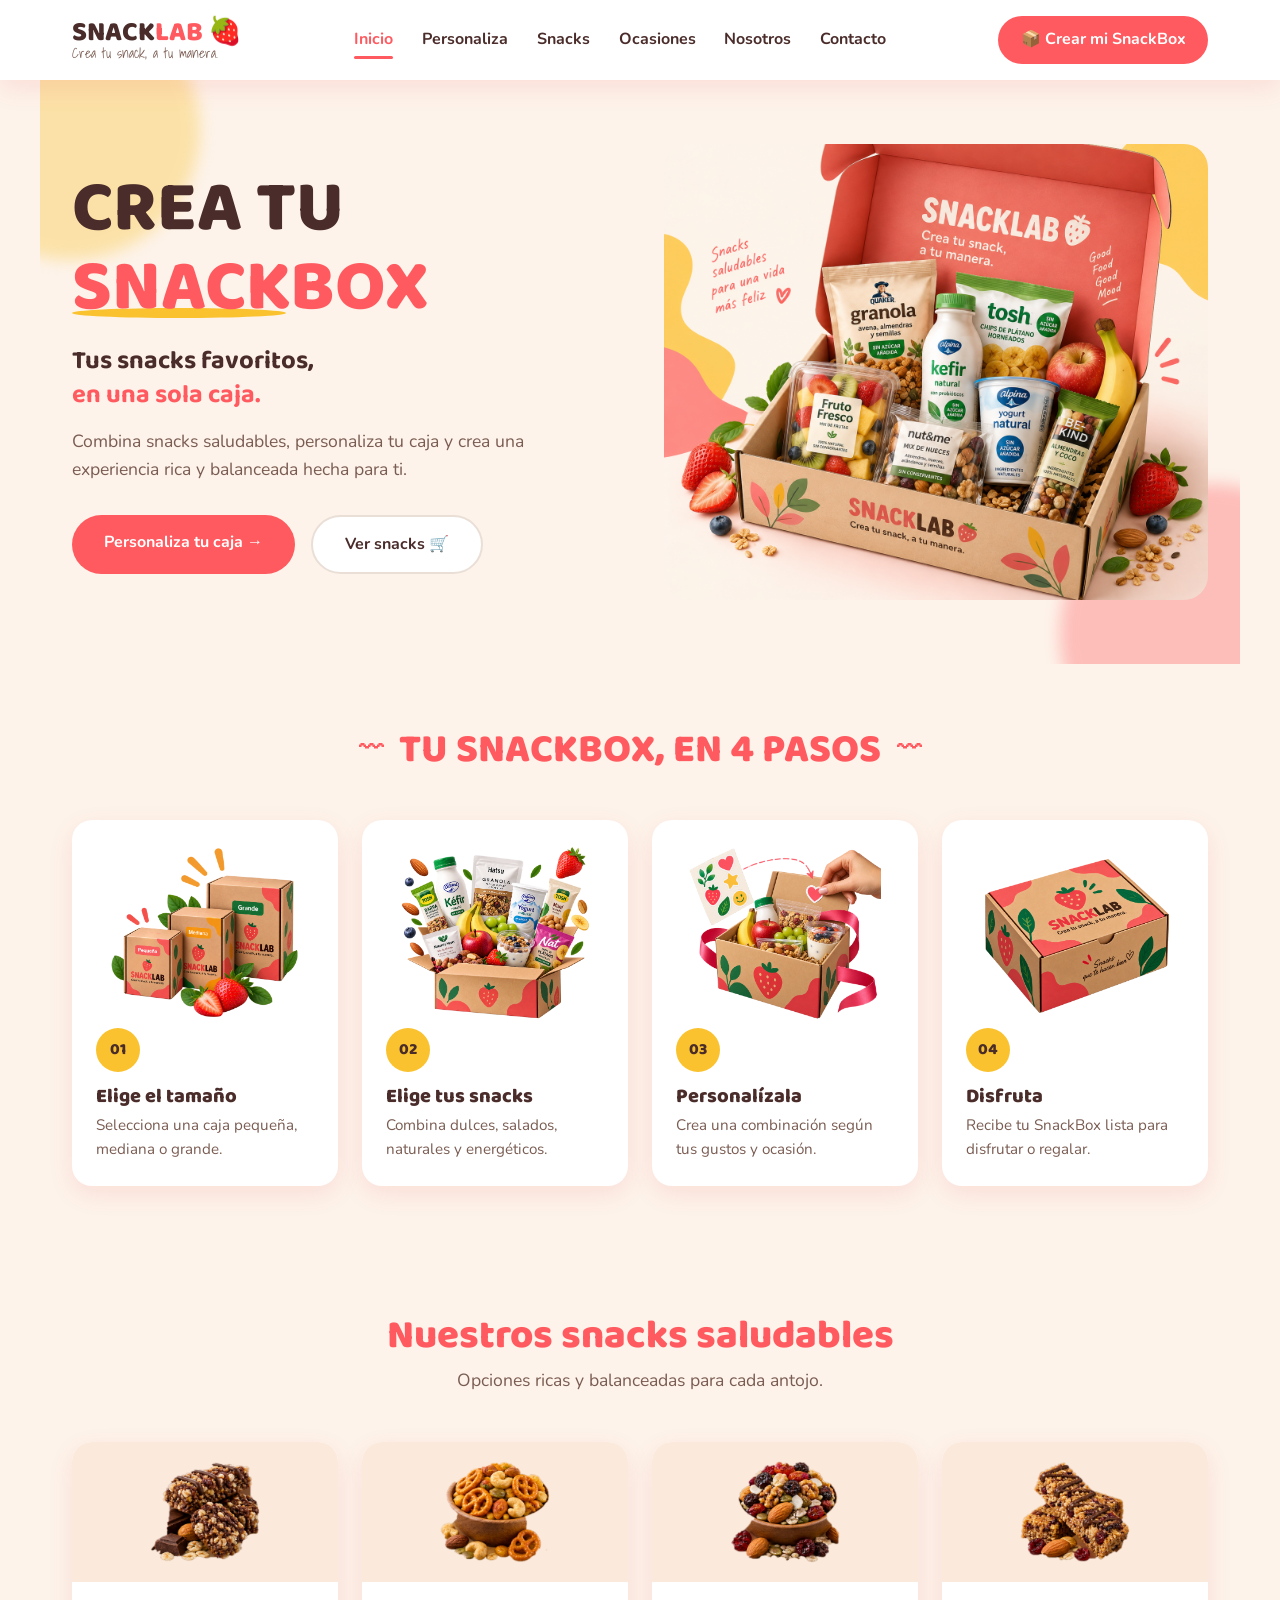
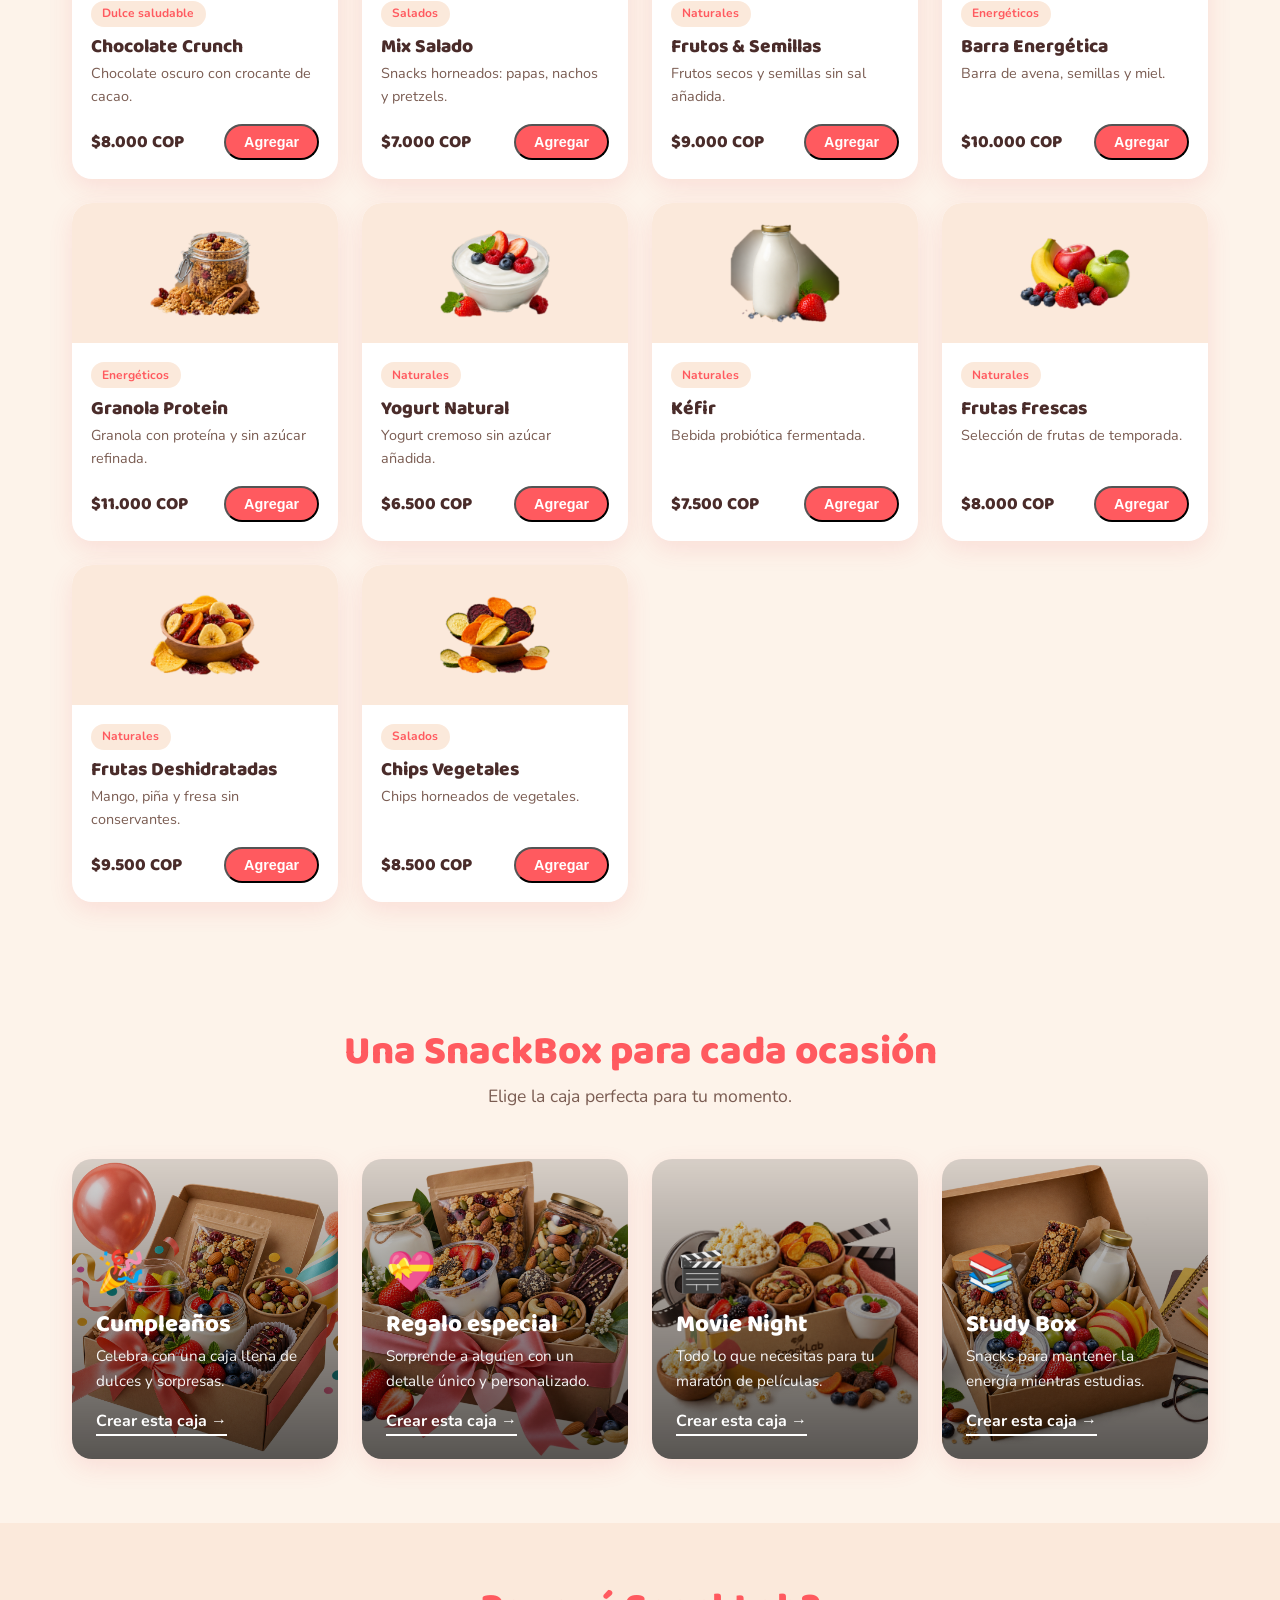
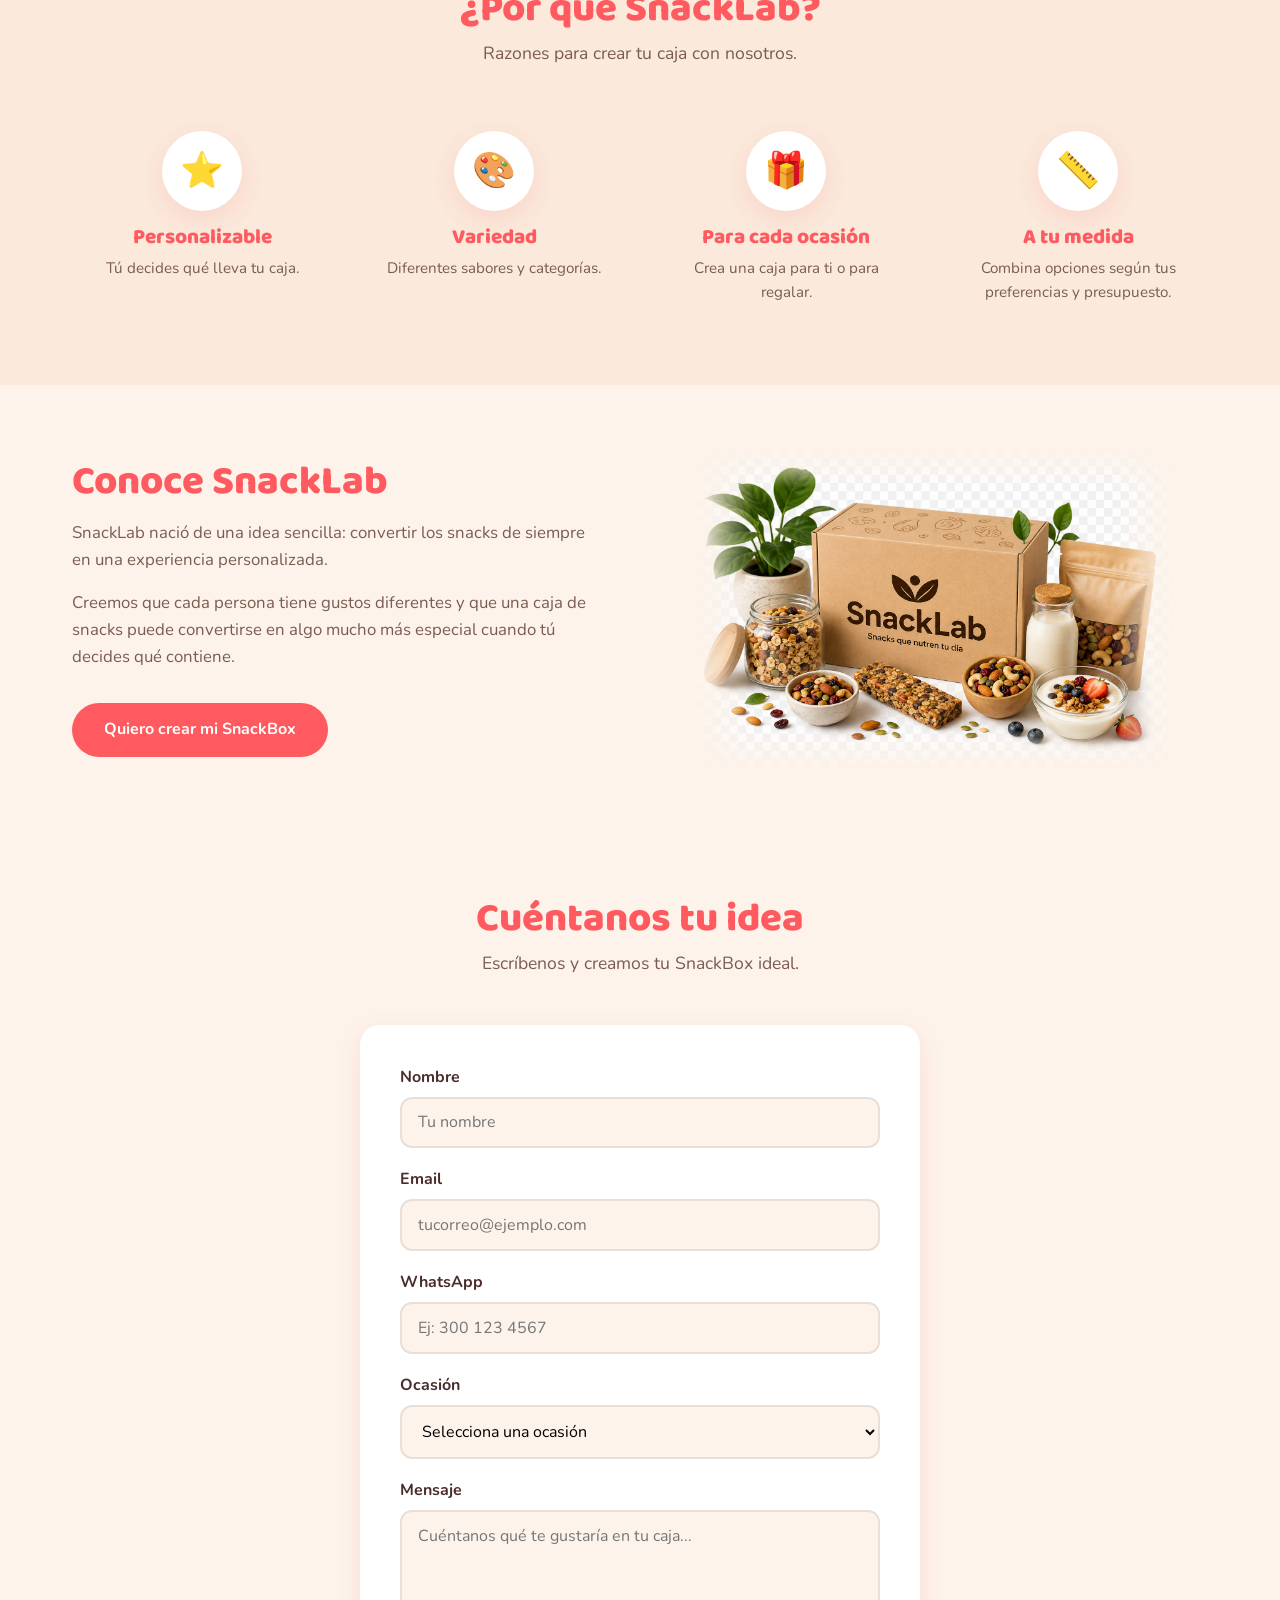
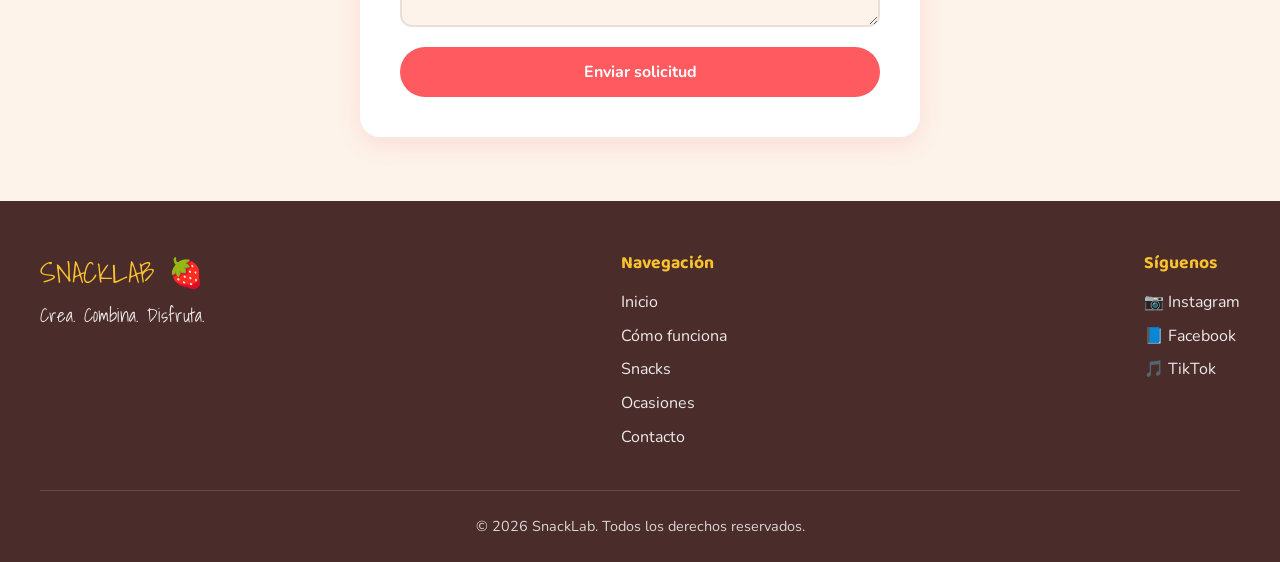
<file: index.html>
<!DOCTYPE html>
<html lang="es">
<head>
    <meta charset="UTF-8">
    <meta name="viewport" content="width=device-width, initial-scale=1.0">
    <title>SnackLab 🍓 | Crea tu snack, a tu manera</title>

    <!-- Google Fonts: Baloo 2 (títulos gruesos y redondeados) + Nunito (texto) -->
    <link rel="preconnect" href="https://fonts.googleapis.com">
    <link rel="preconnect" href="https://fonts.gstatic.com" crossorigin>
    <link href="https://fonts.googleapis.com/css2?family=Baloo+2:wght@600;700;800&family=Nunito:wght@400;600;700&display=swap" rel="stylesheet">

    <link rel="stylesheet" href="css/styles.css">
</head>
<body>

    <!-- ============================================= -->
    <!-- HEADER: zona superior con la navegación       -->
    <!-- ============================================= -->
    <header class="header">
        <nav class="navbar">
            <!-- Logo con dos colores + tagline debajo -->
            <a href="#inicio" class="navbar__logo">
                <span class="navbar__logo-text">
                    <span class="navbar__logo-snack">SNACK</span><span class="navbar__logo-lab">LAB</span> 🍓
                </span>
                <span class="navbar__logo-tagline">Crea tu snack, a tu manera.</span>
            </a>

            <!-- Menú de enlaces internos (anclas a cada sección) -->
            <ul class="navbar__menu">
                <li><a href="#inicio" class="is-active">Inicio</a></li>
                <li><a href="#como-funciona">Personaliza</a></li>
                <li><a href="#snacks">Snacks</a></li>
                <li><a href="#ocasiones">Ocasiones</a></li>
                <li><a href="#nosotros">Nosotros</a></li>
                <li><a href="#contacto">Contacto</a></li>
            </ul>

            <!-- Botón principal (CTA): visualmente es un botón, por dentro un enlace -->
            <a href="#contacto" class="navbar__cta">📦 Crear mi SnackBox</a>
        </nav>
    </header>

    <!-- ============================================= -->
    <!-- MAIN: contenido principal de la página         -->
    <!-- ============================================= -->
    <main>

        <!-- HERO: primera impresión (Fase 5) -->
        <section id="inicio" class="hero">
            <!-- COLUMNA IZQUIERDA: texto y botones -->
            <div class="hero__content">
                <h1 class="hero__title">
                    <span class="hero__title-line1">Crea tu</span>
                    <span class="hero__title-line2">SnackBox</span>
                </h1>
                <p class="hero__subtitle">
                    Tus snacks favoritos,<br>
                    <span class="hero__subtitle-accent">en una sola caja.</span>
                </p>
                <p class="hero__text">
                    Combina snacks saludables, personaliza tu caja y crea una
                    experiencia rica y balanceada hecha para ti.
                </p>
                <!-- Grupo de botones: principal y secundario -->
                <div class="hero__buttons">
                    <a href="#contacto" class="btn btn--primary">Personaliza tu caja →</a>
                    <a href="#snacks" class="btn btn--secondary">Ver snacks 🛒</a>
                </div>
            </div>

            <!-- COLUMNA DERECHA: imagen principal de la SnackBox -->
            <div class="hero__image">
                <img src="img/ppal.png" alt="SnackBox de SnackLab llena de snacks variados">
            </div>
        </section>

        <!-- CÓMO FUNCIONA: 4 pasos (Fase 6) -->
        <section id="como-funciona" class="section">
            <h2 class="section__title section__title--sparkles">Tu SnackBox, en 4 pasos</h2>

            <!-- Contenedor Grid: aquí viven las 4 tarjetas de pasos -->
            <div class="steps">
                <article class="step-card">
                    <img class="step-card__img" src="img/paso1.png" alt="Elige el tamaño de la caja">
                    <div class="step-card__body">
                        <span class="step-card__number">01</span>
                        <h3 class="step-card__title">Elige el tamaño</h3>
                        <p class="step-card__text">Selecciona una caja pequeña, mediana o grande.</p>
                    </div>
                </article>

                <article class="step-card">
                    <img class="step-card__img" src="img/paso2.png" alt="Elige tus snacks">
                    <div class="step-card__body">
                        <span class="step-card__number">02</span>
                        <h3 class="step-card__title">Elige tus snacks</h3>
                        <p class="step-card__text">Combina dulces, salados, naturales y energéticos.</p>
                    </div>
                </article>

                <article class="step-card">
                    <img class="step-card__img" src="img/paso3.png" alt="Personaliza tu caja">
                    <div class="step-card__body">
                        <span class="step-card__number">03</span>
                        <h3 class="step-card__title">Personalízala</h3>
                        <p class="step-card__text">Crea una combinación según tus gustos y ocasión.</p>
                    </div>
                </article>

                <article class="step-card">
                    <img class="step-card__img" src="img/paso4.png" alt="Disfruta tu SnackBox">
                    <div class="step-card__body">
                        <span class="step-card__number">04</span>
                        <h3 class="step-card__title">Disfruta</h3>
                        <p class="step-card__text">Recibe tu SnackBox lista para disfrutar o regalar.</p>
                    </div>
                </article>
            </div>
        </section>

        <!-- NUESTROS SNACKS: catálogo (Fase 7) -->
        <section id="snacks" class="section">
            <h2 class="section__title">Nuestros snacks saludables</h2>
            <p class="section__subtitle">Opciones ricas y balanceadas para cada antojo.</p>

            <!-- Grid de tarjetas de producto -->
            <div class="snacks">
                <!-- 01 -->
                <article class="snack-card">
                    <img class="snack-card__img" src="img/01_chocolate_crunch.png" alt="Chocolate Crunch">
                    <div class="snack-card__body">
                        <span class="snack-card__tag">Dulce saludable</span>
                        <h3 class="snack-card__name">Chocolate Crunch</h3>
                        <p class="snack-card__desc">Chocolate oscuro con crocante de cacao.</p>
                        <div class="snack-card__footer">
                            <span class="snack-card__price">$8.000 COP</span>
                            <button type="button" class="btn btn--primary btn--small">Agregar</button>
                        </div>
                    </div>
                </article>

                <!-- 02 -->
                <article class="snack-card">
                    <img class="snack-card__img" src="img/02_mix_salado.png" alt="Mix Salado">
                    <div class="snack-card__body">
                        <span class="snack-card__tag">Salados</span>
                        <h3 class="snack-card__name">Mix Salado</h3>
                        <p class="snack-card__desc">Snacks horneados: papas, nachos y pretzels.</p>
                        <div class="snack-card__footer">
                            <span class="snack-card__price">$7.000 COP</span>
                            <button type="button" class="btn btn--primary btn--small">Agregar</button>
                        </div>
                    </div>
                </article>

                <!-- 03 -->
                <article class="snack-card">
                    <img class="snack-card__img" src="img/03_frutos_y_semillas.png" alt="Frutos y Semillas">
                    <div class="snack-card__body">
                        <span class="snack-card__tag">Naturales</span>
                        <h3 class="snack-card__name">Frutos &amp; Semillas</h3>
                        <p class="snack-card__desc">Frutos secos y semillas sin sal añadida.</p>
                        <div class="snack-card__footer">
                            <span class="snack-card__price">$9.000 COP</span>
                            <button type="button" class="btn btn--primary btn--small">Agregar</button>
                        </div>
                    </div>
                </article>

                <!-- 04 -->
                <article class="snack-card">
                    <img class="snack-card__img" src="img/04_barra_energetica.png" alt="Barra Energética">
                    <div class="snack-card__body">
                        <span class="snack-card__tag">Energéticos</span>
                        <h3 class="snack-card__name">Barra Energética</h3>
                        <p class="snack-card__desc">Barra de avena, semillas y miel.</p>
                        <div class="snack-card__footer">
                            <span class="snack-card__price">$10.000 COP</span>
                            <button type="button" class="btn btn--primary btn--small">Agregar</button>
                        </div>
                    </div>
                </article>

                <!-- 05 -->
                <article class="snack-card">
                    <img class="snack-card__img" src="img/05_granola.png" alt="Granola Protein">
                    <div class="snack-card__body">
                        <span class="snack-card__tag">Energéticos</span>
                        <h3 class="snack-card__name">Granola Protein</h3>
                        <p class="snack-card__desc">Granola con proteína y sin azúcar refinada.</p>
                        <div class="snack-card__footer">
                            <span class="snack-card__price">$11.000 COP</span>
                            <button type="button" class="btn btn--primary btn--small">Agregar</button>
                        </div>
                    </div>
                </article>

                <!-- 06 -->
                <article class="snack-card">
                    <img class="snack-card__img" src="img/06_yogurt_natural.png" alt="Yogurt Natural">
                    <div class="snack-card__body">
                        <span class="snack-card__tag">Naturales</span>
                        <h3 class="snack-card__name">Yogurt Natural</h3>
                        <p class="snack-card__desc">Yogurt cremoso sin azúcar añadida.</p>
                        <div class="snack-card__footer">
                            <span class="snack-card__price">$6.500 COP</span>
                            <button type="button" class="btn btn--primary btn--small">Agregar</button>
                        </div>
                    </div>
                </article>

                <!-- 07 -->
                <article class="snack-card">
                    <img class="snack-card__img" src="img/07_kefir.png" alt="Kéfir">
                    <div class="snack-card__body">
                        <span class="snack-card__tag">Naturales</span>
                        <h3 class="snack-card__name">Kéfir</h3>
                        <p class="snack-card__desc">Bebida probiótica fermentada.</p>
                        <div class="snack-card__footer">
                            <span class="snack-card__price">$7.500 COP</span>
                            <button type="button" class="btn btn--primary btn--small">Agregar</button>
                        </div>
                    </div>
                </article>

                <!-- 08 -->
                <article class="snack-card">
                    <img class="snack-card__img" src="img/08_frutas_frescas.png" alt="Frutas Frescas">
                    <div class="snack-card__body">
                        <span class="snack-card__tag">Naturales</span>
                        <h3 class="snack-card__name">Frutas Frescas</h3>
                        <p class="snack-card__desc">Selección de frutas de temporada.</p>
                        <div class="snack-card__footer">
                            <span class="snack-card__price">$8.000 COP</span>
                            <button type="button" class="btn btn--primary btn--small">Agregar</button>
                        </div>
                    </div>
                </article>

                <!-- 09 -->
                <article class="snack-card">
                    <img class="snack-card__img" src="img/09_frutas_deshidratadas.png" alt="Frutas Deshidratadas">
                    <div class="snack-card__body">
                        <span class="snack-card__tag">Naturales</span>
                        <h3 class="snack-card__name">Frutas Deshidratadas</h3>
                        <p class="snack-card__desc">Mango, piña y fresa sin conservantes.</p>
                        <div class="snack-card__footer">
                            <span class="snack-card__price">$9.500 COP</span>
                            <button type="button" class="btn btn--primary btn--small">Agregar</button>
                        </div>
                    </div>
                </article>

                <!-- 10 -->
                <article class="snack-card">
                    <img class="snack-card__img" src="img/10_chips_vegetales.png" alt="Chips Vegetales">
                    <div class="snack-card__body">
                        <span class="snack-card__tag">Salados</span>
                        <h3 class="snack-card__name">Chips Vegetales</h3>
                        <p class="snack-card__desc">Chips horneados de vegetales.</p>
                        <div class="snack-card__footer">
                            <span class="snack-card__price">$8.500 COP</span>
                            <button type="button" class="btn btn--primary btn--small">Agregar</button>
                        </div>
                    </div>
                </article>
            </div>
        </section>

        <!-- OCASIONES: SnackBox temáticas (Fase 8) -->
        <section id="ocasiones" class="section">
            <h2 class="section__title">Una SnackBox para cada ocasión</h2>
            <p class="section__subtitle">Elige la caja perfecta para tu momento.</p>

            <!-- Grid de tarjetas con overlay -->
            <div class="occasions">
                <article class="occasion-card occasion-card--birthday">
                    <div class="occasion-card__content">
                        <span class="occasion-card__icon">🎉</span>
                        <h3 class="occasion-card__title">Cumpleaños</h3>
                        <p class="occasion-card__desc">Celebra con una caja llena de dulces y sorpresas.</p>
                        <a href="#contacto" class="occasion-card__cta">Crear esta caja →</a>
                    </div>
                </article>

                <article class="occasion-card occasion-card--gift">
                    <div class="occasion-card__content">
                        <span class="occasion-card__icon">💝</span>
                        <h3 class="occasion-card__title">Regalo especial</h3>
                        <p class="occasion-card__desc">Sorprende a alguien con un detalle único y personalizado.</p>
                        <a href="#contacto" class="occasion-card__cta">Crear esta caja →</a>
                    </div>
                </article>

                <article class="occasion-card occasion-card--movie">
                    <div class="occasion-card__content">
                        <span class="occasion-card__icon">🎬</span>
                        <h3 class="occasion-card__title">Movie Night</h3>
                        <p class="occasion-card__desc">Todo lo que necesitas para tu maratón de películas.</p>
                        <a href="#contacto" class="occasion-card__cta">Crear esta caja →</a>
                    </div>
                </article>

                <article class="occasion-card occasion-card--study">
                    <div class="occasion-card__content">
                        <span class="occasion-card__icon">📚</span>
                        <h3 class="occasion-card__title">Study Box</h3>
                        <p class="occasion-card__desc">Snacks para mantener la energía mientras estudias.</p>
                        <a href="#contacto" class="occasion-card__cta">Crear esta caja →</a>
                    </div>
                </article>
            </div>
        </section>

        <!-- ¿POR QUÉ SNACKLAB?: beneficios (Fase 9) -->
        <section id="beneficios" class="benefits-section">
            <div class="section">
                <h2 class="section__title">¿Por qué SnackLab?</h2>
                <p class="section__subtitle">Razones para crear tu caja con nosotros.</p>

                <div class="benefits">
                    <article class="benefit">
                        <span class="benefit__icon">⭐</span>
                        <h3 class="benefit__title">Personalizable</h3>
                        <p class="benefit__desc">Tú decides qué lleva tu caja.</p>
                    </article>

                    <article class="benefit">
                        <span class="benefit__icon">🎨</span>
                        <h3 class="benefit__title">Variedad</h3>
                        <p class="benefit__desc">Diferentes sabores y categorías.</p>
                    </article>

                    <article class="benefit">
                        <span class="benefit__icon">🎁</span>
                        <h3 class="benefit__title">Para cada ocasión</h3>
                        <p class="benefit__desc">Crea una caja para ti o para regalar.</p>
                    </article>

                    <article class="benefit">
                        <span class="benefit__icon">📏</span>
                        <h3 class="benefit__title">A tu medida</h3>
                        <p class="benefit__desc">Combina opciones según tus preferencias y presupuesto.</p>
                    </article>
                </div>
            </div>
        </section>

        <!-- SOBRE NOSOTROS: historia de la marca (Fase 10) -->
        <section id="nosotros" class="about">
            <!-- COLUMNA IZQUIERDA: historia y CTA -->
            <div class="about__content">
                <h2 class="about__title">Conoce SnackLab</h2>
                <p class="about__text">
                    SnackLab nació de una idea sencilla: convertir los snacks de siempre
                    en una experiencia personalizada.
                </p>
                <p class="about__text">
                    Creemos que cada persona tiene gustos diferentes y que una caja de
                    snacks puede convertirse en algo mucho más especial cuando tú decides
                    qué contiene.
                </p>
                <a href="#contacto" class="btn btn--primary">Quiero crear mi SnackBox</a>
            </div>

            <!-- COLUMNA DERECHA: imagen de la marca -->
            <div class="about__image">
                <img src="img/somos.png" alt="Snacks saludables de SnackLab">
            </div>
        </section>

        <!-- CONTACTO: formulario visual (Fase 11) -->
        <section id="contacto" class="section">
            <h2 class="section__title">Cuéntanos tu idea</h2>
            <p class="section__subtitle">Escríbenos y creamos tu SnackBox ideal.</p>

            <!-- Formulario visual (sin backend). action="#" no envía datos. -->
            <form class="contact-form" action="#" method="post">
                <!-- Campo NOMBRE: el label se conecta con el input por for/id -->
                <div class="form-group">
                    <label for="nombre">Nombre</label>
                    <input type="text" id="nombre" name="nombre" placeholder="Tu nombre" required>
                </div>

                <!-- Campo EMAIL: type="email" hace que el navegador valide el formato -->
                <div class="form-group">
                    <label for="email">Email</label>
                    <input type="email" id="email" name="email" placeholder="tucorreo@ejemplo.com" required>
                </div>

                <!-- Campo WHATSAPP: type="tel" muestra teclado numérico en móviles -->
                <div class="form-group">
                    <label for="whatsapp">WhatsApp</label>
                    <input type="tel" id="whatsapp" name="whatsapp" placeholder="Ej: 300 123 4567" required>
                </div>

                <!-- Campo OCASIÓN: menú desplegable (select + options) -->
                <div class="form-group">
                    <label for="ocasion">Ocasión</label>
                    <select id="ocasion" name="ocasion" required>
                        <option value="" disabled selected>Selecciona una ocasión</option>
                        <option value="cumpleanos">Cumpleaños</option>
                        <option value="regalo">Regalo especial</option>
                        <option value="movie">Movie Night</option>
                        <option value="study">Study Box</option>
                        <option value="personal">Para mí</option>
                    </select>
                </div>

                <!-- Campo MENSAJE: textarea (varias líneas) -->
                <div class="form-group">
                    <label for="mensaje">Mensaje</label>
                    <textarea id="mensaje" name="mensaje" rows="4" placeholder="Cuéntanos qué te gustaría en tu caja..." required></textarea>
                </div>

                <button type="submit" class="btn btn--primary">Enviar solicitud</button>
            </form>
        </section>

    </main>

    <!-- ============================================= -->
    <!-- FOOTER: pie de página (Fase 12)                -->
    <!-- ============================================= -->
    <footer class="footer">
        <div class="footer__top">
            <!-- Columna 1: marca -->
            <div class="footer__brand">
                <span class="footer__logo">SNACKLAB 🍓</span>
                <p class="footer__tagline">Crea. Combina. Disfruta.</p>
            </div>

            <!-- Columna 2: enlaces de navegación -->
            <nav class="footer__nav" aria-label="Enlaces del pie de página">
                <h4 class="footer__heading">Navegación</h4>
                <ul>
                    <li><a href="#inicio">Inicio</a></li>
                    <li><a href="#como-funciona">Cómo funciona</a></li>
                    <li><a href="#snacks">Snacks</a></li>
                    <li><a href="#ocasiones">Ocasiones</a></li>
                    <li><a href="#contacto">Contacto</a></li>
                </ul>
            </nav>

            <!-- Columna 3: redes sociales -->
            <div class="footer__social">
                <h4 class="footer__heading">Síguenos</h4>
                <ul>
                    <li><a href="#" target="_blank" rel="noopener">📷 Instagram</a></li>
                    <li><a href="#" target="_blank" rel="noopener">📘 Facebook</a></li>
                    <li><a href="#" target="_blank" rel="noopener">🎵 TikTok</a></li>
                </ul>
            </div>
        </div>

        <!-- Barra inferior: copyright -->
        <div class="footer__bottom">
            <p>© 2026 SnackLab. Todos los derechos reservados.</p>
        </div>
    </footer>

</body>
</html>
</file>
<file: css/styles.css>
/* ============================================= */
/* SNACKLAB - Hoja de estilos principal           */
/* ============================================= */

/* --- Carga de la fuente decorativa ---
   @font-face "instala" la fuente en la web desde un archivo local.
   La ruta ../Fonts/ sube un nivel (sale de css/) y entra a la carpeta Fonts/. */
@font-face {
    font-family: 'Shadows Into Light';
    src: url('../Fonts/ShadowsIntoLight-Regular.ttf') format('truetype');
    font-weight: 400;
    font-style: normal;
    font-display: swap; /* muestra texto de reserva mientras la fuente carga */
}

/* --- Variables CSS (paleta y valores reutilizables) ---
   Se definen una vez aquí y se usan en todo el archivo con var(--nombre).
   Si quieres cambiar un color de toda la web, lo cambias en un solo lugar. */
:root {
    --primary-color: #ff5a5f;   /* coral: color principal de la marca */
    --primary-dark: #e94b50;    /* coral más oscuro (hover) */
    --secondary-color: #ff9f45; /* naranja */
    --accent-color: #f9c22e;    /* amarillo dorado: círculos y subrayados */
    --background-color: #fdf3ea;/* crema cálido: fondo general */
    --cream-dark: #fbe9db;      /* crema un poco más intenso (secciones) */
    --text-color: #4a2c2a;      /* café oscuro: texto y logo */
    --text-light: #7a5c52;      /* café claro: descripciones */
    --white: #ffffff;

    --radius: 16px;             /* redondeo estándar de bordes */
    --shadow: 0 8px 24px rgba(233, 75, 80, 0.12); /* sombra suave cálida */
    --transition: 0.3s ease;    /* velocidad estándar de animaciones */

    /* Fuente manuscrita: solo para el logo y el tagline */
    --font-script: 'Shadows Into Light', cursive;
    /* Fuente gruesa y redondeada: títulos grandes (hero, secciones) */
    --font-titles: 'Baloo 2', cursive;
    /* Fuente para textos normales */
    --font-body: 'Nunito', 'Segoe UI', sans-serif;
}

/* --- Reset básico ---
   Quita los márgenes/rellenos por defecto del navegador
   y hace que el padding no aumente el ancho de los elementos. */
* {
    margin: 0;
    padding: 0;
    box-sizing: border-box;
}

/* Hace que al hacer clic en un enlace del menú,
   la página se desplace suavemente en vez de saltar. */
html {
    scroll-behavior: smooth;
}

/* Estilos base del cuerpo */
body {
    font-family: var(--font-body);
    line-height: 1.6;
    color: var(--text-color);
    background-color: var(--background-color);
    overflow-x: hidden; /* evita scroll horizontal por las formas decorativas */
}

/* Las imágenes nunca se salen de su contenedor */
img {
    max-width: 100%;
    display: block;
}

/* Quitamos el subrayado y el color por defecto de los enlaces */
a {
    text-decoration: none;
    color: inherit;
}

/* Quitamos los puntos de las listas */
ul {
    list-style: none;
}

/* Títulos grandes: fuente gruesa y redondeada (Baloo 2) */
h1,
h2,
h3 {
    font-family: var(--font-titles);
    font-weight: 800;
    line-height: 1.1;
}

/* ============================================= */
/* NAVBAR                                         */
/* ============================================= */

/* El header queda "pegado" arriba al hacer scroll (sticky).
   z-index alto para que quede por encima del resto del contenido. */
.header {
    background-color: var(--white);
    box-shadow: var(--shadow);
    position: sticky;
    top: 0;
    z-index: 100;
}

/* FLEXBOX: coloca logo, menú y CTA en una fila y los separa.
   justify-content: space-between = empuja los elementos a los extremos. */
.navbar {
    display: flex;
    align-items: center;
    justify-content: space-between;
    max-width: 1200px;     /* la navbar no se estira infinitamente en pantallas grandes */
    margin: 0 auto;        /* centra el contenido horizontalmente */
    padding: 1rem 2rem;
}

/* Logo: el enlace es una columna (texto arriba, tagline abajo) */
.navbar__logo {
    display: flex;
    flex-direction: column;
    line-height: 1;
}

/* Texto principal del logo, en fuente gruesa Baloo */
.navbar__logo-text {
    font-family: var(--font-titles);
    font-size: 1.7rem;
    font-weight: 800;
}

.navbar__logo-snack {
    color: var(--text-color); /* "SNACK" en café oscuro */
}

.navbar__logo-lab {
    color: var(--primary-color); /* "LAB" en coral */
}

/* Tagline pequeño en fuente manuscrita debajo del logo */
.navbar__logo-tagline {
    font-family: var(--font-script);
    font-size: 0.9rem;
    color: var(--text-light);
}

/* El menú también es un contenedor flex (enlaces en fila con separación) */
.navbar__menu {
    display: flex;
    gap: 1.8rem;
}

.navbar__menu a {
    position: relative;
    font-weight: 700;
    padding: 0.3rem 0;
    transition: color var(--transition);
}

.navbar__menu a:hover {
    color: var(--primary-color);
}

/* Enlace activo: color coral + subrayado corto debajo.
   El subrayado se dibuja con un pseudo-elemento ::after (decoración sin HTML extra). */
.navbar__menu a.is-active {
    color: var(--primary-color);
}

.navbar__menu a.is-active::after {
    content: "";
    position: absolute;
    left: 0;
    bottom: -4px;
    width: 100%;
    height: 3px;
    background-color: var(--primary-color);
    border-radius: 2px;
}

/* CTA: enlace con apariencia de botón (redondeado tipo píldora) */
.navbar__cta {
    background-color: var(--primary-color);
    color: var(--white);
    padding: 0.7rem 1.4rem;
    border-radius: 50px;
    font-weight: 700;
    transition: background-color var(--transition), transform var(--transition);
}

.navbar__cta:hover {
    background-color: var(--primary-dark);
    transform: translateY(-2px); /* el botón "sube" un poco al pasar el mouse */
}

/* ============================================= */
/* BOTONES (reutilizables en toda la web)         */
/* ============================================= */

/* Clase base .btn: estilos comunes de todos los botones (forma píldora) */
.btn {
    display: inline-block;
    padding: 0.9rem 2rem;
    border-radius: 50px;
    font-weight: 700;
    transition: transform var(--transition), background-color var(--transition);
}

.btn:hover {
    transform: translateY(-2px); /* efecto de "levantar" al pasar el mouse */
}

/* Botón PRINCIPAL: relleno de color, es LA acción más importante */
.btn--primary {
    background-color: var(--primary-color);
    color: var(--white);
}

.btn--primary:hover {
    background-color: var(--primary-dark);
}

/* Botón SECUNDARIO: fondo blanco con borde, es la acción alternativa */
.btn--secondary {
    background-color: var(--white);
    color: var(--text-color);
    border: 2px solid #eadfd7;
}

.btn--secondary:hover {
    border-color: var(--primary-color);
    color: var(--primary-color);
}

/* Botón PEQUEÑO: para usar dentro de tarjetas (ej. "Agregar") */
.btn--small {
    padding: 0.5rem 1.1rem;
    font-size: 0.9rem;
}

/* ============================================= */
/* HERO                                           */
/* ============================================= */

/* position: relative para poder colocar las formas decorativas dentro.
   overflow: hidden para que los blobs no generen scroll. */
.hero {
    position: relative;
    display: flex;
    align-items: center;
    gap: 3rem;
    max-width: 1200px;
    margin: 0 auto;
    padding: 4rem 2rem;
    overflow: hidden;
}

/* --- Formas decorativas de fondo (blobs) ---
   Se crean con pseudo-elementos: círculos de color difuminados
   colocados detrás del contenido (z-index: 0). */
.hero::before,
.hero::after {
    content: "";
    position: absolute;
    border-radius: 50%;
    z-index: 0;
    filter: blur(8px);
    opacity: 0.35;
}

/* Blob amarillo arriba a la izquierda */
.hero::before {
    width: 260px;
    height: 260px;
    background-color: var(--accent-color);
    top: -80px;
    left: -100px;
}

/* Blob coral abajo a la derecha */
.hero::after {
    width: 300px;
    height: 300px;
    background-color: var(--primary-color);
    bottom: -120px;
    right: -120px;
}

/* Cada columna ocupa la mitad. position: relative + z-index: 1
   para que el contenido quede POR ENCIMA de los blobs decorativos. */
.hero__content,
.hero__image {
    position: relative;
    z-index: 1;
    flex: 1;
}

/* Título gigante en dos líneas y dos colores */
.hero__title {
    display: flex;
    flex-direction: column;
    font-size: 4.5rem;
    text-transform: uppercase;
    margin-bottom: 1rem;
}

.hero__title-line1 {
    color: var(--text-color);   /* "CREA TU" en café */
}

/* "SNACKBOX" en coral, con subrayado curvo amarillo debajo.
   El subrayado se dibuja con ::after usando un borde redondeado. */
.hero__title-line2 {
    color: var(--primary-color);
    position: relative;
    display: inline-block;
    width: fit-content;
}

.hero__title-line2::after {
    content: "";
    position: absolute;
    left: 0;
    bottom: 0.15em;
    width: 60%;
    height: 10px;
    background-color: var(--accent-color);
    border-radius: 50%;
    z-index: -1;                /* queda detrás del texto */
}

.hero__subtitle {
    font-family: var(--font-titles);
    font-size: 1.6rem;
    font-weight: 700;
    line-height: 1.3;
    margin-bottom: 1rem;
}

.hero__subtitle-accent {
    color: var(--primary-color); /* segunda línea del subtítulo en coral */
}

.hero__text {
    font-size: 1.1rem;
    color: var(--text-light);
    margin-bottom: 2rem;
    max-width: 460px;
}

/* Los botones en fila, con separación entre ellos */
.hero__buttons {
    display: flex;
    gap: 1rem;
}

/* --- Imagen principal del hero --- */
.hero__image {
    display: flex;
    justify-content: center;
}

/* La imagen se adapta a su columna y mantiene sus proporciones.
   object-fit: contain evita que se deforme. */
.hero__image img {
    width: 100%;
    max-width: 560px;
    height: auto;
    border-radius: 24px;
}

/* ============================================= */
/* SECCIONES (estilos reutilizables)              */
/* ============================================= */

/* Contenedor estándar de cada sección: ancho máximo y centrado */
.section {
    max-width: 1200px;
    margin: 0 auto;
    padding: 4rem 2rem;
    text-align: center;
}

/* Título de sección (usa la fuente decorativa por la regla h2 global) */
.section__title {
    font-size: 2.5rem;
    color: var(--primary-color);
    margin-bottom: 0.5rem;
}

/* Subtítulo explicativo bajo el título */
.section__subtitle {
    font-size: 1.1rem;
    margin-bottom: 3rem;
    color: var(--text-light);
}

/* Título en MAYÚSCULAS con destellos decorativos a los lados.
   Los destellos (líneas coral) se hacen con ::before y ::after. */
.section__title--sparkles {
    text-transform: uppercase;
    display: inline-flex;
    align-items: center;
    gap: 1rem;
    margin-bottom: 3rem;
}

.section__title--sparkles::before,
.section__title--sparkles::after {
    content: "〰";
    color: var(--primary-color);
    font-size: 1.5rem;
}

/* ============================================= */
/* SECCIÓN "CÓMO FUNCIONA" (CSS Grid)             */
/* ============================================= */

/* GRID: 4 columnas del mismo ancho. */
.steps {
    display: grid;
    grid-template-columns: repeat(4, 1fr);
    gap: 1.5rem;
}

/* Cada tarjeta de paso.
   overflow: hidden hace que la imagen respete las esquinas redondeadas.
   Sin padding: la imagen llega de borde a borde (el padding va en el body). */
.step-card {
    position: relative;
    background-color: var(--white);
    border-radius: 20px;
    box-shadow: var(--shadow);
    overflow: hidden;
    text-align: left;
    transition: transform var(--transition);
}

.step-card:hover {
    transform: translateY(-8px);
}

/* Imagen de la ilustración: centrada y completa (sin recortar).
   object-fit: contain muestra la imagen entera; se ve limpia porque
   su fondo crema es casi igual al fondo de la web. */
.step-card__img {
    width: 100%;
    height: 200px;
    object-fit: contain;
    display: block;
    padding: 1.5rem 1.5rem 0;
}

/* Contenedor del texto: aquí va el padding del texto */
.step-card__body {
    padding: 0.5rem 1.5rem 1.5rem;
}

/* --- Línea punteada conectora entre tarjetas ---
   Se dibuja con ::after a la derecha de cada tarjeta.
   La última tarjeta no la lleva (:last-child). */
.step-card::after {
    content: "";
    position: absolute;
    top: 90px;
    right: -1.5rem;
    width: 1.5rem;
    border-top: 3px dotted var(--primary-color);
    z-index: 1;
}

.step-card:last-child::after {
    display: none; /* la última no conecta con nada */
}

/* Número dentro de un círculo amarillo */
.step-card__number {
    display: inline-flex;
    align-items: center;
    justify-content: center;
    width: 44px;
    height: 44px;
    background-color: var(--accent-color);
    color: var(--text-color);
    border-radius: 50%;
    font-family: var(--font-titles);
    font-weight: 800;
    margin-bottom: 0.8rem;
}

.step-card__title {
    font-size: 1.25rem;
    color: var(--text-color);
    margin-bottom: 0.4rem;
}

.step-card__text {
    font-size: 0.95rem;
    color: var(--text-light);
}

/* ============================================= */
/* CATÁLOGO DE SNACKS                             */
/* ============================================= */

/* GRID RESPONSIVE con truco auto-fit:
   repeat(auto-fit, minmax(220px, 1fr)) significa:
   "crea tantas columnas como quepan, cada una de mínimo 220px".
   Cuando la pantalla es angosta, las tarjetas se apilan solas.
   ¡Esto es responsive casi gratis! */
.snacks {
    display: grid;
    grid-template-columns: repeat(auto-fit, minmax(220px, 1fr));
    gap: 1.5rem;
}

/* Tarjeta de producto */
.snack-card {
    background-color: var(--white);
    border-radius: 20px;
    box-shadow: var(--shadow);
    overflow: hidden;                 /* la imagen respeta las esquinas */
    text-align: left;
    transition: transform var(--transition);
    display: flex;
    flex-direction: column;
}

.snack-card:hover {
    transform: translateY(-8px);
}

/* Imagen del snack: más compacta.
   object-fit: contain muestra el producto completo sin recortarlo,
   sobre un fondo crema suave para que se vea ordenado. */
.snack-card__img {
    width: 100%;
    height: 140px;
    object-fit: contain;
    background-color: var(--cream-dark);
    padding: 0.8rem;
    display: block;
}

/* Cuerpo de la tarjeta (contenido con padding).
   flex: 1 hace que todas las tarjetas tengan la misma altura. */
.snack-card__body {
    padding: 1.2rem;
    display: flex;
    flex-direction: column;
    flex: 1;
}

/* Etiqueta de categoría (Dulces, Salados...) */
.snack-card__tag {
    align-self: flex-start;
    background-color: var(--cream-dark);
    color: var(--primary-color);
    font-size: 0.75rem;
    font-weight: 700;
    padding: 0.2rem 0.7rem;
    border-radius: 50px;
    margin-bottom: 0.6rem;
}

.snack-card__name {
    font-size: 1.2rem;
    margin-bottom: 0.3rem;
}

.snack-card__desc {
    font-size: 0.9rem;
    color: var(--text-light);
    margin-bottom: 1rem;
    flex: 1;                          /* empuja el precio/botón hacia abajo */
}

/* Pie de la tarjeta: precio a la izquierda, botón a la derecha */
.snack-card__footer {
    display: flex;
    align-items: center;
    justify-content: space-between;
}

.snack-card__price {
    font-family: var(--font-titles);
    font-weight: 800;
    font-size: 1.1rem;
    color: var(--text-color);
}

/* ============================================= */
/* OCASIONES (tarjetas con overlay)               */
/* ============================================= */

/* Grid responsive: mismo truco auto-fit que en snacks */
.occasions {
    display: grid;
    grid-template-columns: repeat(auto-fit, minmax(240px, 1fr));
    gap: 1.5rem;
}

/* Tarjeta con overlay.
   El texto va ENCIMA de un fondo (color/imagen).
   Usamos flex para empujar el contenido hacia la parte inferior. */
.occasion-card {
    position: relative;
    height: 300px;
    border-radius: 20px;
    overflow: hidden;
    display: flex;
    align-items: flex-end;      /* el contenido se pega abajo */
    color: var(--white);
    box-shadow: var(--shadow);
    transition: transform var(--transition);
    background-size: cover;      /* la imagen/fondo cubre toda la tarjeta */
    background-position: center;
}

.occasion-card:hover {
    transform: translateY(-8px);
}

/* --- El OVERLAY (capa oscura sobre la imagen de fondo) ---
   Cada tarjeta usa su imagen real como fondo, y encima un degradado
   oscuro para que el texto blanco se lea bien sobre cualquier foto. */
.occasion-card--birthday {
    background-image:
        linear-gradient(to top, rgba(0,0,0,0.65), rgba(0,0,0,0.15)),
        url('../img/cumpleanos.png');
}

.occasion-card--gift {
    background-image:
        linear-gradient(to top, rgba(0,0,0,0.65), rgba(0,0,0,0.15)),
        url('../img/especial.png');
}

.occasion-card--movie {
    background-image:
        linear-gradient(to top, rgba(0,0,0,0.65), rgba(0,0,0,0.15)),
        url('../img/peliculas.png');
}

.occasion-card--study {
    background-image:
        linear-gradient(to top, rgba(0,0,0,0.65), rgba(0,0,0,0.15)),
        url('../img/estudio.png');
}

/* Contenido de la tarjeta (texto sobre el overlay) */
.occasion-card__content {
    position: relative;         /* queda por encima del fondo */
    z-index: 1;
    padding: 1.5rem;
    text-align: left;
}

.occasion-card__icon {
    font-size: 2.5rem;
    display: block;
    margin-bottom: 0.5rem;
}

.occasion-card__title {
    font-size: 1.5rem;
    color: var(--white);
    margin-bottom: 0.4rem;
}

.occasion-card__desc {
    font-size: 0.95rem;
    margin-bottom: 1rem;
    opacity: 0.95;
}

/* CTA de la tarjeta: aparece con un pequeño realce al hover */
.occasion-card__cta {
    font-weight: 700;
    color: var(--white);
    border-bottom: 2px solid var(--white);
    padding-bottom: 2px;
    transition: opacity var(--transition);
}

.occasion-card__cta:hover {
    opacity: 0.8;
}

/* ============================================= */
/* ¿POR QUÉ SNACKLAB? (beneficios)                */
/* ============================================= */

/* Fondo crema para diferenciar esta sección de las blancas.
   Crea "ritmo visual" al hacer scroll por la página. */
.benefits-section {
    background-color: var(--cream-dark);
}

/* Grid de 4 columnas (se apilan solas en pantallas angostas) */
.benefits {
    display: grid;
    grid-template-columns: repeat(auto-fit, minmax(200px, 1fr));
    gap: 2rem;
}

/* Cada beneficio: centrado, sin tarjeta pesada (estilo minimalista) */
.benefit {
    text-align: center;
    padding: 1rem;
}

/* Ícono dentro de un círculo blanco */
.benefit__icon {
    display: inline-flex;
    align-items: center;
    justify-content: center;
    width: 80px;
    height: 80px;
    background-color: var(--white);
    border-radius: 50%;
    font-size: 2.2rem;
    box-shadow: var(--shadow);
    margin-bottom: 1rem;
    transition: transform var(--transition);
}

/* Al pasar el mouse por el beneficio, su ícono crece un poco */
.benefit:hover .benefit__icon {
    transform: scale(1.1);
}

.benefit__title {
    font-size: 1.3rem;
    color: var(--primary-color);
    margin-bottom: 0.4rem;
}

.benefit__desc {
    font-size: 0.95rem;
    color: var(--text-light);
}

/* ============================================= */
/* SOBRE NOSOTROS                                 */
/* ============================================= */

/* Dos columnas: texto (izquierda) e imagen (derecha), como el hero */
.about {
    display: flex;
    align-items: center;
    gap: 3rem;
    max-width: 1200px;
    margin: 0 auto;
    padding: 4rem 2rem;
}

.about__content {
    flex: 1;
}

.about__title {
    font-size: 2.5rem;
    color: var(--primary-color);
    margin-bottom: 1rem;
}

/* max-width limita el ancho del texto para que sea cómodo de leer.
   Líneas muy largas cansan la vista; ~60 caracteres es lo ideal. */
.about__text {
    font-size: 1.05rem;
    color: var(--text-light);
    max-width: 520px;
    margin-bottom: 1rem;
}

/* Un poco de espacio antes del botón */
.about__content .btn {
    margin-top: 1rem;
}

/* Imagen de la marca en "Sobre nosotros" */
.about__image {
    flex: 1;
    display: flex;
    justify-content: center;
}

.about__image img {
    width: 100%;
    max-width: 480px;
    height: auto;
    /* Máscara: la imagen es opaca en el centro y se desvanece hacia los
       bordes, fundiéndose con el fondo crema. Se usan las dos direcciones
       (horizontal y vertical) combinadas con mask-composite. */
    -webkit-mask-image:
        linear-gradient(to right, transparent 0%, #000 12%, #000 88%, transparent 100%),
        linear-gradient(to bottom, transparent 0%, #000 12%, #000 88%, transparent 100%);
    -webkit-mask-composite: source-in;
    mask-image:
        linear-gradient(to right, transparent 0%, #000 12%, #000 88%, transparent 100%),
        linear-gradient(to bottom, transparent 0%, #000 12%, #000 88%, transparent 100%);
    mask-composite: intersect;
}

/* ============================================= */
/* FORMULARIO DE CONTACTO                          */
/* ============================================= */

/* El formulario es una tarjeta blanca centrada, con ancho máximo.
   text-align: left para que labels y campos queden alineados a la izquierda. */
.contact-form {
    max-width: 560px;
    margin: 0 auto;
    background-color: var(--white);
    padding: 2.5rem;
    border-radius: 20px;
    box-shadow: var(--shadow);
    text-align: left;
}

/* Cada grupo label + campo, apilados en columna con separación */
.form-group {
    display: flex;
    flex-direction: column;
    margin-bottom: 1.2rem;
}

.form-group label {
    font-weight: 700;
    margin-bottom: 0.4rem;
    color: var(--text-color);
}

/* Estilos comunes a inputs, select y textarea */
.form-group input,
.form-group select,
.form-group textarea {
    font-family: var(--font-body);
    font-size: 1rem;
    padding: 0.8rem 1rem;
    border: 2px solid #eadfd7;
    border-radius: 12px;
    background-color: var(--background-color);
    transition: border-color var(--transition);
}

/* :focus = cuando el campo está seleccionado (el usuario escribe en él).
   Resaltamos el borde en coral para dar feedback visual. */
.form-group input:focus,
.form-group select:focus,
.form-group textarea:focus {
    outline: none;
    border-color: var(--primary-color);
}

/* El textarea no se puede estirar en horizontal (solo vertical) */
.form-group textarea {
    resize: vertical;
}

/* El botón de enviar ocupa todo el ancho del formulario */
.contact-form .btn {
    width: 100%;
    border: none;
    cursor: pointer;
    font-family: var(--font-body);
    font-size: 1rem;
}

/* ============================================= */
/* FOOTER                                         */
/* ============================================= */

/* Fondo oscuro (café de la marca) con texto claro */
.footer {
    background-color: var(--text-color);
    color: var(--white);
    padding: 3rem 2rem 1.5rem;
}

/* Parte superior: 3 columnas (marca | navegación | redes) con Flexbox.
   flex-wrap permite que se apilen si no caben (adelanto de responsive). */
.footer__top {
    display: flex;
    flex-wrap: wrap;
    justify-content: space-between;
    gap: 2rem;
    max-width: 1200px;
    margin: 0 auto;
    padding-bottom: 2rem;
    border-bottom: 1px solid rgba(255, 255, 255, 0.15);
}

/* Logo en fuente manuscrita */
.footer__logo {
    font-family: var(--font-script);
    font-size: 1.8rem;
    color: var(--accent-color);
}

.footer__tagline {
    font-family: var(--font-script);
    font-size: 1.2rem;
    margin-top: 0.3rem;
    opacity: 0.9;
}

/* Títulos de cada columna */
.footer__heading {
    font-family: var(--font-titles);
    font-size: 1.1rem;
    margin-bottom: 0.8rem;
    color: var(--accent-color);
}

/* Enlaces del footer con separación y hover */
.footer__nav ul li,
.footer__social ul li {
    margin-bottom: 0.5rem;
}

.footer__nav a,
.footer__social a {
    opacity: 0.9;
    transition: opacity var(--transition), color var(--transition);
}

.footer__nav a:hover,
.footer__social a:hover {
    color: var(--accent-color);
    opacity: 1;
}

/* Barra inferior con el copyright, centrada */
.footer__bottom {
    text-align: center;
    padding-top: 1.5rem;
    font-size: 0.9rem;
    opacity: 0.8;
}

/* ============================================= */
/* RESPONSIVE - MEDIA QUERIES                     */
/* ============================================= */

/* --- TABLET: pantallas de 992px o menos ---
   El hero y "nosotros" pasan de 2 columnas a 1 (apiladas).
   Los títulos gigantes se reducen un poco. */
@media (max-width: 992px) {

    /* NAVBAR: desde tablet ocultamos los enlaces del menú para que
       el logo y el botón "Crear mi SnackBox" quepan sin desbordarse.
       (Opción A: navbar simplificada en pantallas medianas y pequeñas) */
    .navbar__menu {
        display: none;
    }

    /* Hero y Nosotros: de fila (2 columnas) a columna (apiladas) */
    .hero,
    .about {
        flex-direction: column;
        text-align: center;
    }

    /* El texto del hero/nosotros se centra */
    .hero__text,
    .about__text {
        margin-left: auto;
        margin-right: auto;
    }

    /* Los botones del hero se centran */
    .hero__buttons {
        justify-content: center;
    }

    /* El título gigante del hero se reduce en tablet */
    .hero__title {
        font-size: 3.5rem;
    }

    /* La imagen del hero no se estira demasiado */
    .hero__image img {
        max-width: 420px;
    }
}

/* --- MÓVIL: pantallas de 768px o menos ---
   El menú de enlaces se oculta (Opción A: queda logo + botón).
   Todo se compacta para pantallas pequeñas. */
@media (max-width: 768px) {

    /* Reducimos el padding lateral general para aprovechar el ancho.
       (El menú ya está oculto desde el breakpoint de 992px) */
    .navbar {
        padding: 0.8rem 1rem;
    }

    /* Títulos más pequeños en móvil */
    .hero__title {
        font-size: 2.8rem;
    }

    .section__title,
    .about__title {
        font-size: 2rem;
    }

    /* Menos padding vertical en las secciones (ahorra espacio) */
    .section,
    .hero,
    .about {
        padding: 2.5rem 1.5rem;
    }

    /* Los botones del hero ocupan el ancho completo y se apilan */
    .hero__buttons {
        flex-direction: column;
    }

    .hero__buttons .btn {
        width: 100%;
        text-align: center;
    }

    /* El formulario con menos padding interno en móvil */
    .contact-form {
        padding: 1.5rem;
    }

    /* Footer: las columnas se centran al apilarse */
    .footer__top {
        flex-direction: column;
        text-align: center;
    }
}

/* --- MÓVIL PEQUEÑO: 480px o menos ---
   Ajuste fino para celulares angostos. */
@media (max-width: 480px) {
    .hero__title {
        font-size: 2.3rem;
    }

    /* El título con destellos: reducimos separación para que quepa */
    .section__title--sparkles {
        gap: 0.5rem;
        font-size: 1.6rem;
    }
}
</file>
